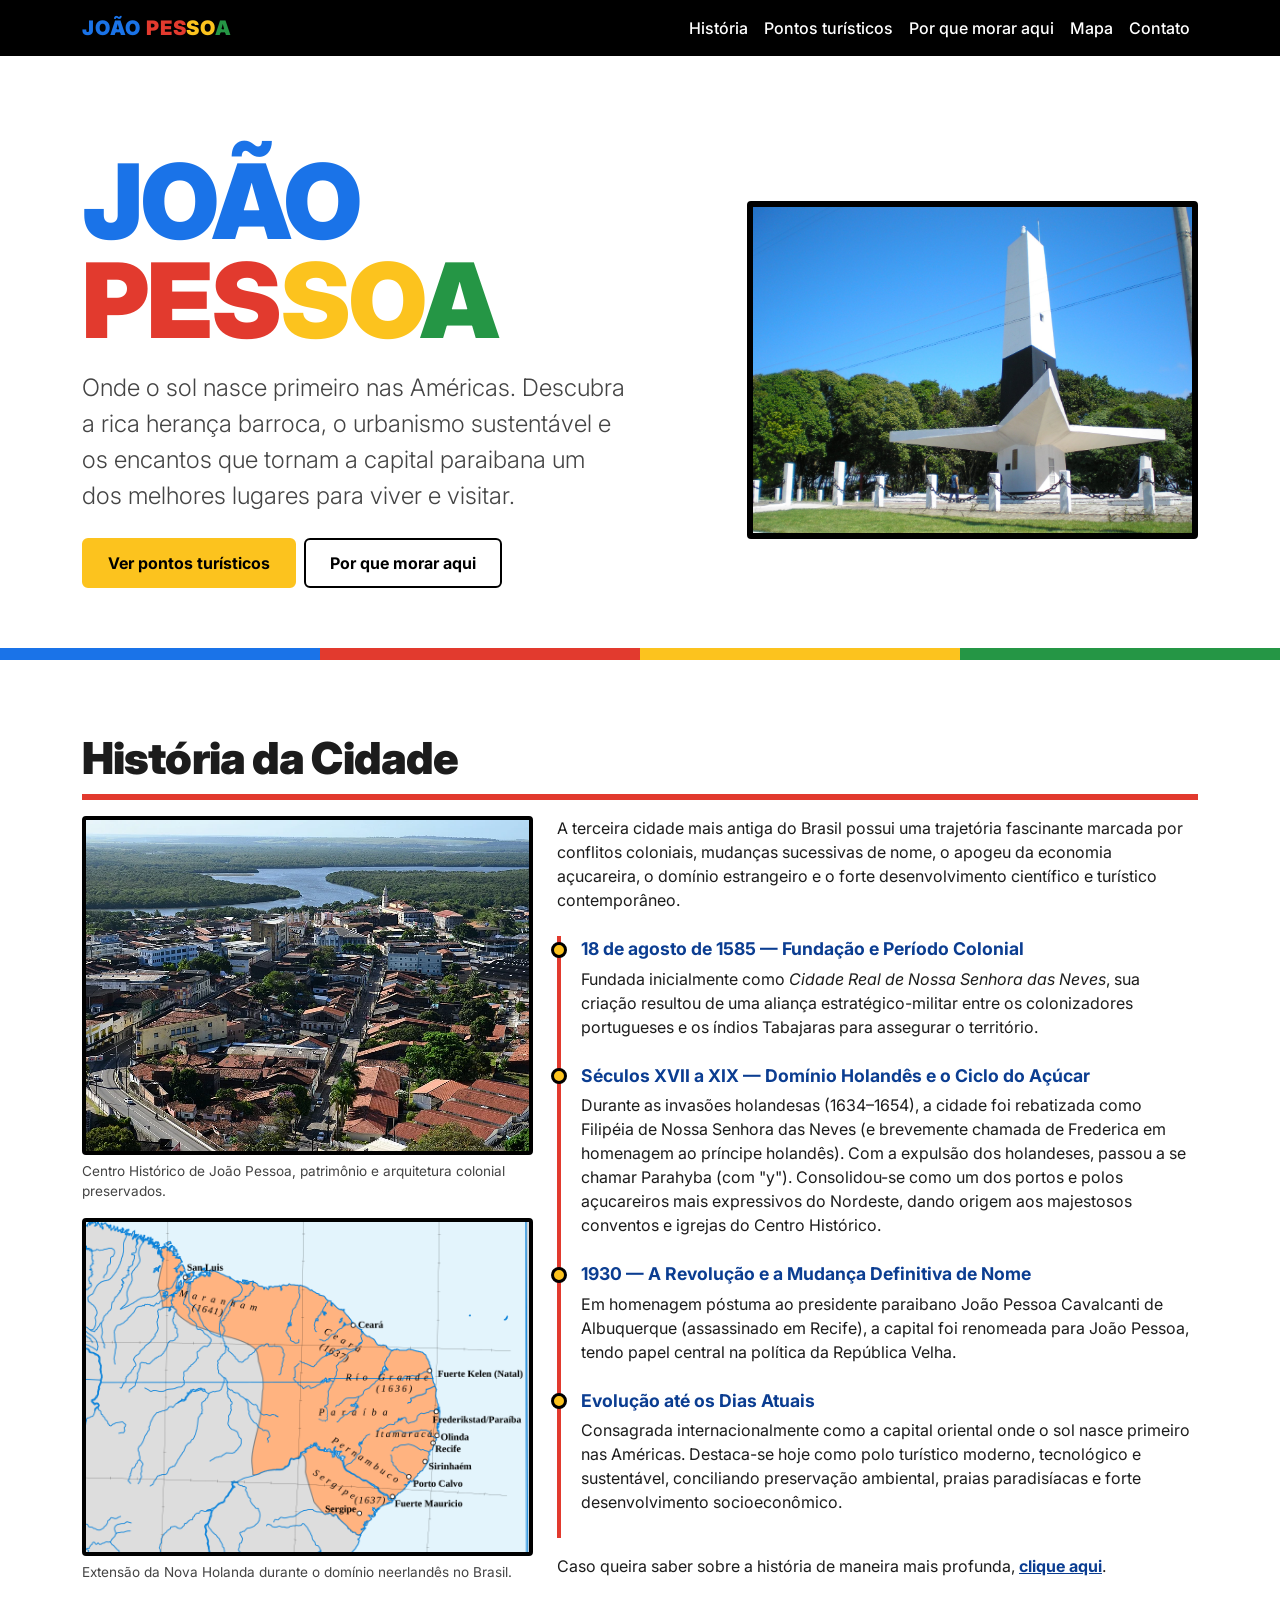
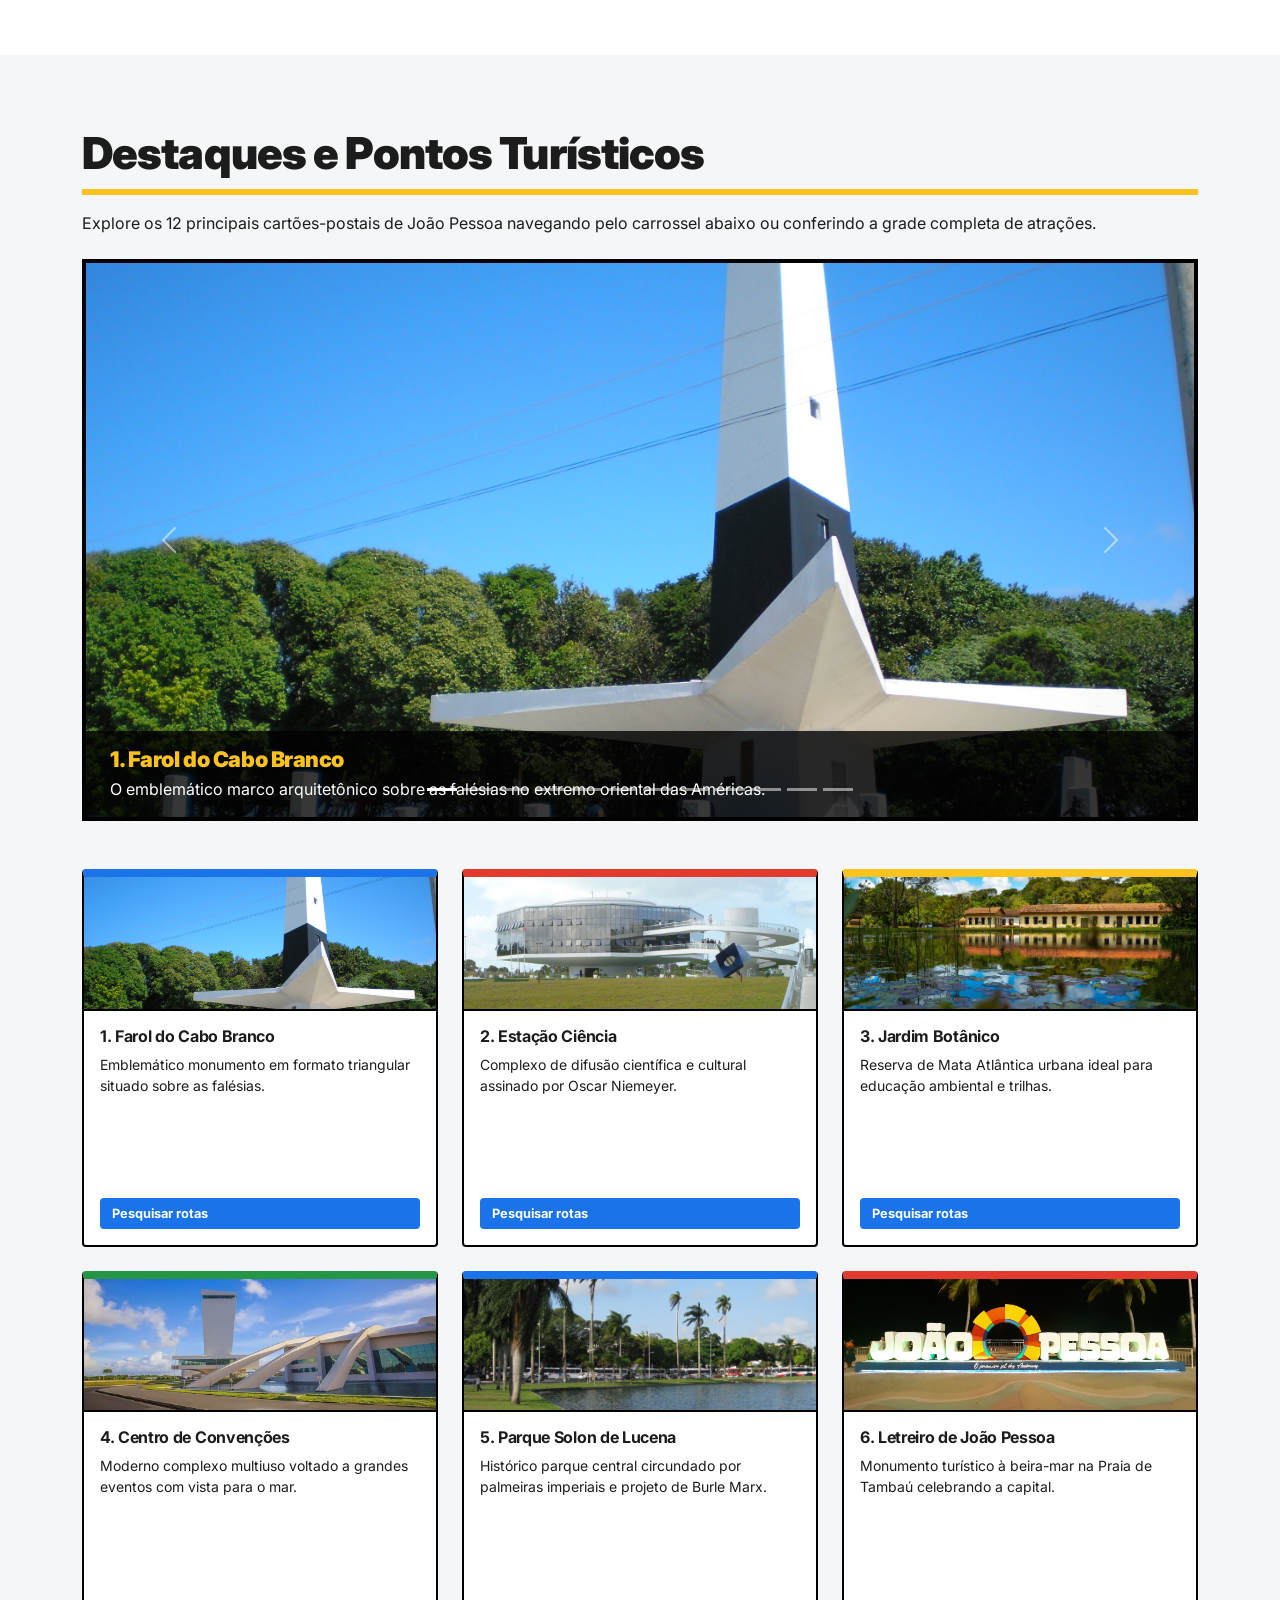
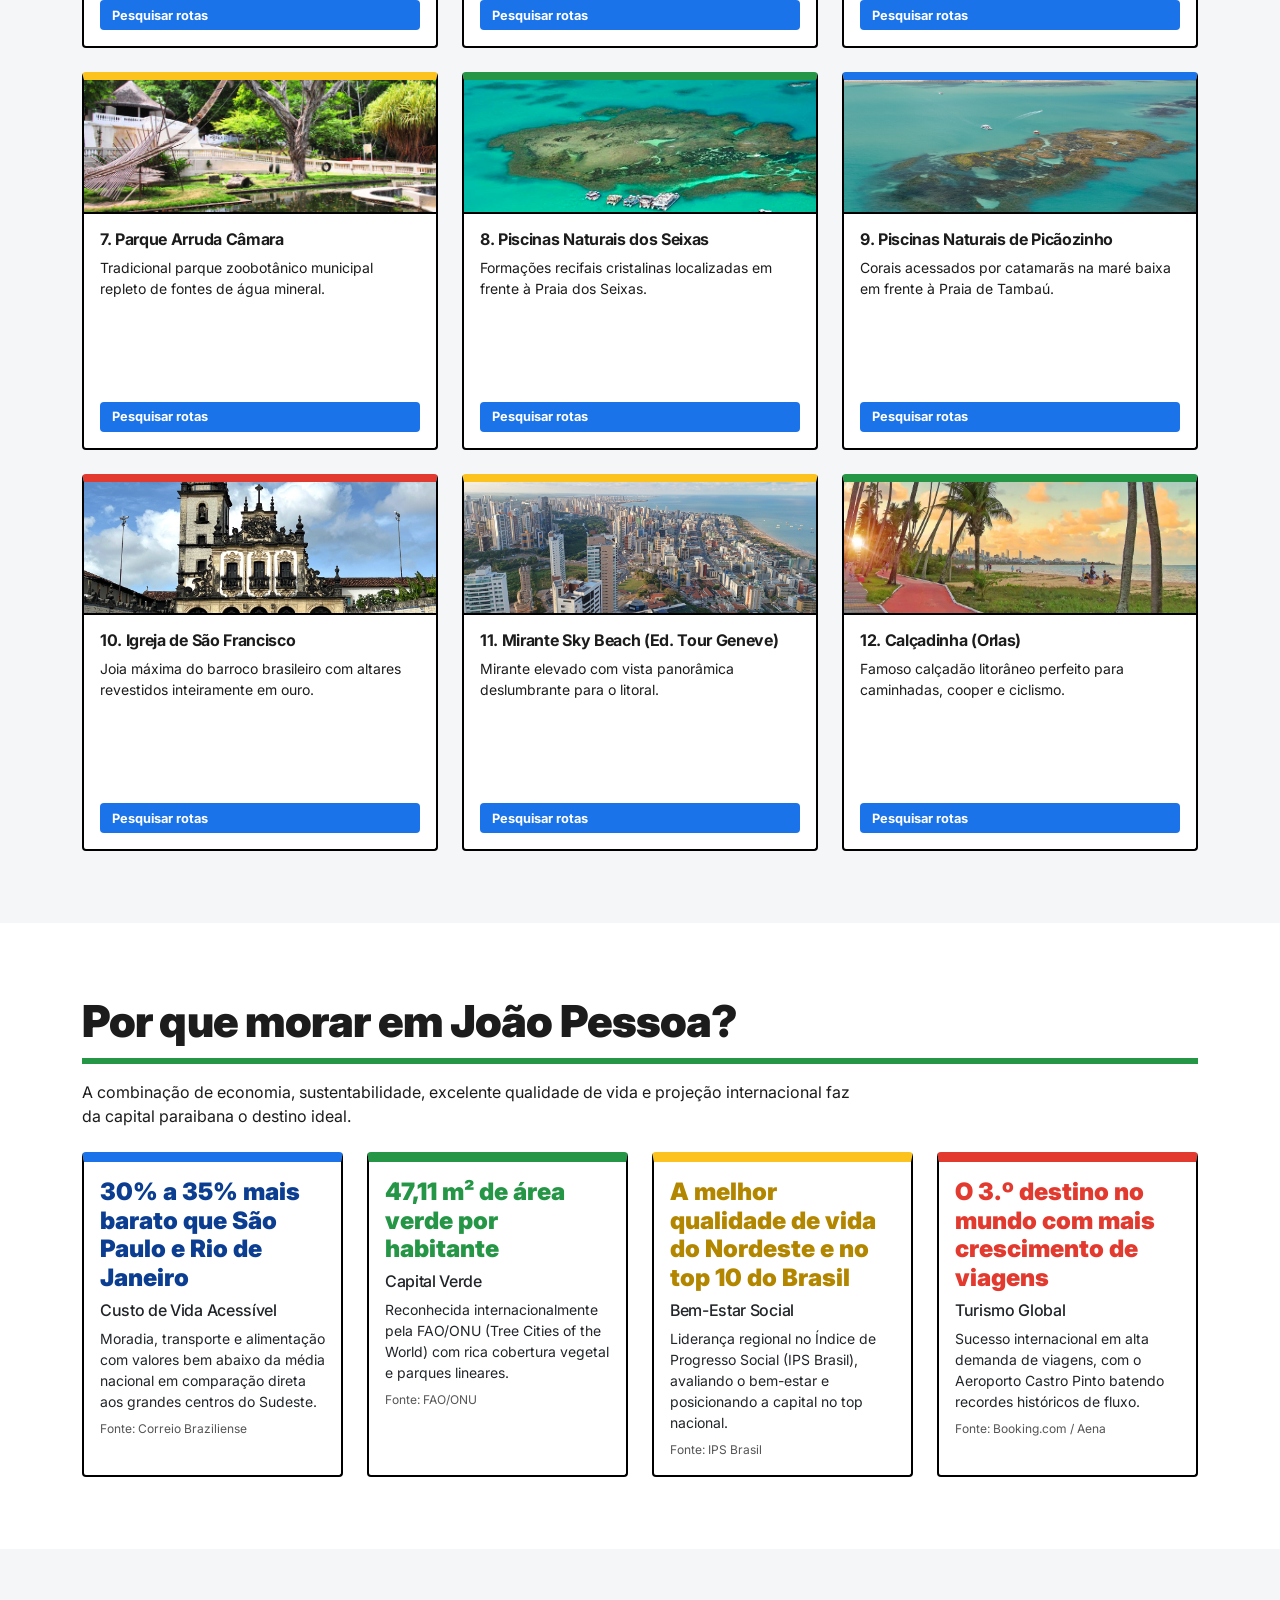
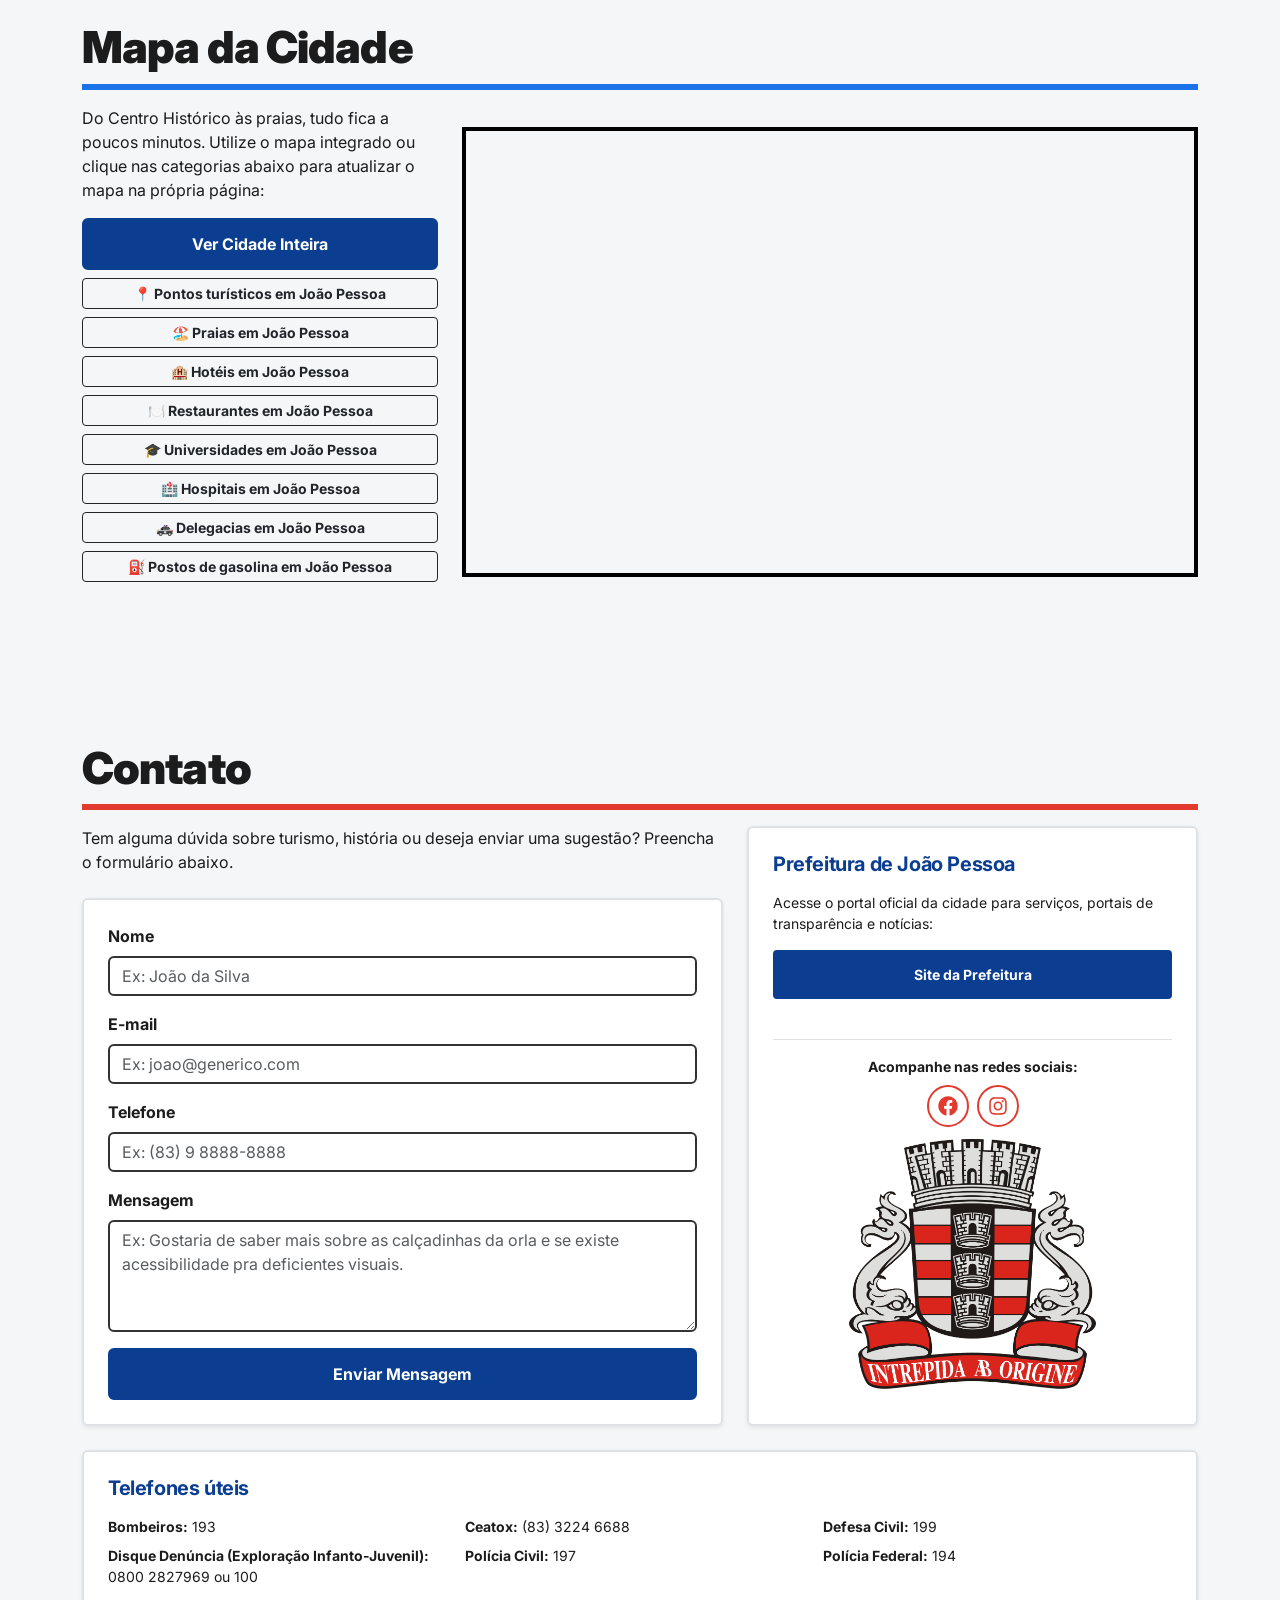
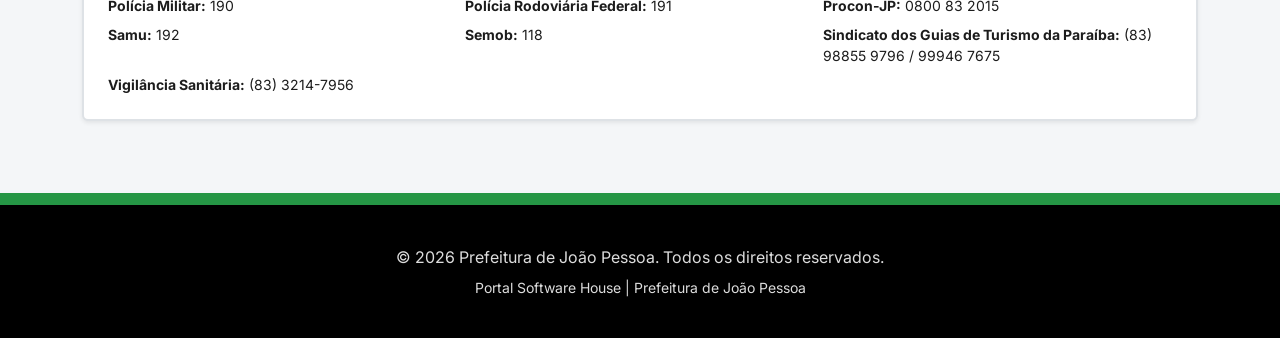
<file: projeto-integrador/index.html>
<!DOCTYPE html>
<html lang="pt-BR">
<head>
<meta charset="UTF-8">
<meta name="viewport" content="width=device-width, initial-scale=1">
<title>João Pessoa | Conheça a cidade onde o sol nasce primeiro</title>
<meta name="description" content="Guia completo sobre a história, os 12 principais pontos turísticos com fotos, sustentabilidade e qualidade de vida em João Pessoa, Paraíba.">
<link rel="preconnect" href="https://fonts.googleapis.com">
<link rel="preconnect" href="https://fonts.gstatic.com" crossorigin>
<link href="https://fonts.googleapis.com/css2?family=Inter:wght@400;500;700;900&display=swap" rel="stylesheet">
<link href="https://cdn.jsdelivr.net/npm/bootstrap@5.3.3/dist/css/bootstrap.min.css" rel="stylesheet">
<link href="css/style.css" rel="stylesheet">
</head>
<body>
<a class="skip-link" href="#conteudo">Ir para o conteúdo</a>

<!-- NAVBAR -->
<nav class="navbar navbar-expand-lg navbar-dark sticky-top" aria-label="Navegação principal">
  <div class="container">
    <a class="navbar-brand" href="#inicio" aria-label="João Pessoa – início">
      <span class="a">JOÃO</span> <span class="v">PES</span><span class="y">SO</span><span class="g">A</span>
    </a>
    <button class="navbar-toggler" type="button" data-bs-toggle="collapse" data-bs-target="#menu" aria-controls="menu" aria-expanded="false" aria-label="Abrir menu">
      <span class="navbar-toggler-icon"></span>
    </button>
    <div class="collapse navbar-collapse" id="menu">
      <ul class="navbar-nav ms-auto">
        <li class="nav-item"><a class="nav-link" href="#historia">História</a></li>
        <li class="nav-item"><a class="nav-link" href="#destaques">Pontos turísticos</a></li>
        <li class="nav-item"><a class="nav-link" href="#morar">Por que morar aqui</a></li>
        <li class="nav-item"><a class="nav-link" href="#mapa">Mapa</a></li>
        <li class="nav-item"><a class="nav-link" href="#contato">Contato</a></li>
      </ul>
    </div>
  </div>
</nav>

<main id="conteudo">
<!-- HERO -->
<header class="hero" id="inicio">
  <div class="container">
    <div class="row align-items-center g-4">
      <div class="col-lg-7">
        <h1><span class="a">JOÃO</span><br><span class="v">PES</span><span class="y">SO</span><span class="g">A</span></h1>
        <p class="lead fs-4">Onde o sol nasce primeiro nas Américas. Descubra a rica herança barroca, o urbanismo sustentável e os encantos que tornam a capital paraibana um dos melhores lugares para viver e visitar.</p>
        <div class="d-flex flex-wrap gap-2 mt-4">
          <a href="#destaques" class="btn btn-jp">Ver pontos turísticos</a>
          <a href="#morar" class="btn btn-jp-outline">Por que morar aqui</a>
        </div>
      </div>
      <div class="col-lg-5">
        <div class="hero-fig"><img src="images/01-farol-cabo-branco.jpg" alt="Farol do Cabo Branco em João Pessoa" data-fallback></div>
      </div>
    </div>
  </div>
</header>

<!-- HISTÓRIA -->
<section id="historia" aria-labelledby="t-historia">
  <div class="container">
    <h2 class="sec-titulo" id="t-historia">História da Cidade</h2>
    <div class="row g-4 align-items-start">
      <div class="col-md-5">
        <figure class="mb-3">
          <div class="fig"><img src="images/centro-historico.png" alt="Centro Histórico de João Pessoa" data-fallback></div>
          <figcaption>Centro Histórico de João Pessoa, patrimônio e arquitetura colonial preservados.</figcaption>
        </figure>
        <figure class="mb-0">
          <div class="fig"><img src="images/mapa-nova-holanda.png" alt="Mapa da Nova Holanda" data-fallback></div>
          <figcaption>Extensão da Nova Holanda durante o domínio neerlandês no Brasil.</figcaption>
        </figure>
      </div>
      <div class="col-md-7">
        <p>A terceira cidade mais antiga do Brasil possui uma trajetória fascinante marcada por conflitos coloniais, mudanças sucessivas de nome, o apogeu da economia açucareira, o domínio estrangeiro e o forte desenvolvimento científico e turístico contemporâneo.</p>
        <ol class="tempo">
          <li>
            <strong>18 de agosto de 1585 — Fundação e Período Colonial</strong>
            Fundada inicialmente como <em>Cidade Real de Nossa Senhora das Neves</em>, sua criação resultou de uma aliança estratégico-militar entre os colonizadores portugueses e os índios Tabajaras para assegurar o território.
          </li>
          <li>
            <strong>Séculos XVII a XIX — Domínio Holandês e o Ciclo do Açúcar</strong>
            Durante as invasões holandesas (1634–1654), a cidade foi rebatizada como Filipéia de Nossa Senhora das Neves (e brevemente chamada de Frederica em homenagem ao príncipe holandês). Com a expulsão dos holandeses, passou a se chamar Parahyba (com "y"). Consolidou-se como um dos portos e polos açucareiros mais expressivos do Nordeste, dando origem aos majestosos conventos e igrejas do Centro Histórico.
          </li>
          <li>
            <strong>1930 — A Revolução e a Mudança Definitiva de Nome</strong>
            Em homenagem póstuma ao presidente paraibano João Pessoa Cavalcanti de Albuquerque (assassinado em Recife), a capital foi renomeada para João Pessoa, tendo papel central na política da República Velha.
          </li>
          <li>
            <strong>Evolução até os Dias Atuais</strong>
            Consagrada internacionalmente como a capital oriental onde o sol nasce primeiro nas Américas. Destaca-se hoje como polo turístico moderno, tecnológico e sustentável, conciliando preservação ambiental, praias paradisíacas e forte desenvolvimento socioeconômico.
          </li>
        </ol>
        <p class="mt-3 mb-0">Caso queira saber sobre a história de maneira mais profunda, <a href="https://www.memoriajoaopessoa.com.br/" target="_blank" rel="noopener" class="fw-bold">clique aqui</a>.</p>
      </div>
    </div>
  </div>
</section>

<!-- DESTAQUES & CARROSSEL DOS 12 PONTOS -->
<section id="destaques" aria-labelledby="t-destaques" style="background:var(--jp-cinza)">
  <div class="container">
    <h2 class="sec-titulo" id="t-destaques">Destaques e Pontos Turísticos</h2>
    <p class="mb-4">Explore os 12 principais cartões-postais de João Pessoa navegando pelo carrossel abaixo ou conferindo a grade completa de atrações.</p>
    
    <!-- Carrossel com os 12 Pontos Turísticos -->
    <div id="carrosselPontos" class="carousel slide mb-5" data-bs-ride="carousel" data-bs-interval="5000" aria-label="Carrossel de pontos turísticos">
      <div class="carousel-indicators">
        <button type="button" data-bs-target="#carrosselPontos" data-bs-slide-to="0" class="active" aria-current="true" aria-label="Slide 1"></button>
        <button type="button" data-bs-target="#carrosselPontos" data-bs-slide-to="1" aria-label="Slide 2"></button>
        <button type="button" data-bs-target="#carrosselPontos" data-bs-slide-to="2" aria-label="Slide 3"></button>
        <button type="button" data-bs-target="#carrosselPontos" data-bs-slide-to="3" aria-label="Slide 4"></button>
        <button type="button" data-bs-target="#carrosselPontos" data-bs-slide-to="4" aria-label="Slide 5"></button>
        <button type="button" data-bs-target="#carrosselPontos" data-bs-slide-to="5" aria-label="Slide 6"></button>
        <button type="button" data-bs-target="#carrosselPontos" data-bs-slide-to="6" aria-label="Slide 7"></button>
        <button type="button" data-bs-target="#carrosselPontos" data-bs-slide-to="7" aria-label="Slide 8"></button>
        <button type="button" data-bs-target="#carrosselPontos" data-bs-slide-to="8" aria-label="Slide 9"></button>
        <button type="button" data-bs-target="#carrosselPontos" data-bs-slide-to="9" aria-label="Slide 10"></button>
        <button type="button" data-bs-target="#carrosselPontos" data-bs-slide-to="10" aria-label="Slide 11"></button>
        <button type="button" data-bs-target="#carrosselPontos" data-bs-slide-to="11" aria-label="Slide 12"></button>
      </div>
      <div class="carousel-inner">
        <div class="carousel-item active">
          <div class="slide"><img src="images/01-farol-cabo-branco.jpg" alt="1. Farol do Cabo Branco" data-fallback></div>
          <div class="carousel-caption"><h3>1. Farol do Cabo Branco</h3><p>O emblemático marco arquitetônico sobre as falésias no extremo oriental das Américas.</p></div>
        </div>
        <div class="carousel-item">
          <div class="slide"><img src="images/02-estacao-ciencia.jpg" alt="2. Estação Ciência" data-fallback></div>
          <div class="carousel-caption"><h3>2. Estação Ciência (Cabo Branco)</h3><p>Complexo cultural e científico projetado por Oscar Niemeyer com mirantes panorâmicos.</p></div>
        </div>
        <div class="carousel-item">
          <div class="slide"><img src="images/03-jardim-botanico.jpg" alt="3. Jardim Botânico" data-fallback></div>
          <div class="carousel-caption"><h3>3. Jardim Botânico Benjamim Maranhão</h3><p>Ampla reserva de Mata Atlântica urbana com trilhas e rica biodiversidade.</p></div>
        </div>
        <div class="carousel-item">
          <div class="slide"><img src="images/04-centro-convencoes.jpg" alt="4. Centro de Convenções" data-fallback></div>
          <div class="carousel-caption"><h3>4. Centro de Convenções</h3><p>Moderno complexo multiuso voltado a grandes eventos com vista para o oceano.</p></div>
        </div>
        <div class="carousel-item">
          <div class="slide"><img src="images/05-parque-solon-lucena.jpg" alt="5. Parque Solon de Lucena" data-fallback></div>
          <div class="carousel-caption"><h3>5. Parque Solon de Lucena</h3><p>Histórico parque central circundado por palmeiras imperiais e projeto de Burle Marx.</p></div>
        </div>
        <div class="carousel-item">
          <div class="slide"><img src="images/06-letreiro-tambau.jpg" alt="6. Letreiro de João Pessoa" data-fallback></div>
          <div class="carousel-caption"><h3>6. Letreiro de João Pessoa</h3><p>Monumento turístico colorido à beira-mar na Praia de Tambaú celebrando a capital.</p></div>
        </div>
        <div class="carousel-item">
          <div class="slide"><img src="images/07-parque-arruda-camara.jpg" alt="7. Parque Arruda Câmara" data-fallback></div>
          <div class="carousel-caption"><h3>7. Parque Arruda Câmara (Bica)</h3><p>Tradicional parque zoobotânico municipal repleto de fontes de água mineral.</p></div>
        </div>
        <div class="carousel-item">
          <div class="slide"><img src="images/08-piscinas-seixas.png" alt="8. Piscinas Naturais dos Seixas" data-fallback></div>
          <div class="carousel-caption"><h3>8. Piscinas Naturais dos Seixas</h3><p>Formações recifais cristalinas perfeitas para mergulhos de superfície.</p></div>
        </div>
        <div class="carousel-item">
          <div class="slide"><img src="images/09-piscinas-picaozinho.jpg" alt="9. Piscinas Naturais de Picãozinho" data-fallback></div>
          <div class="carousel-caption"><h3>9. Piscinas Naturais de Picãozinho</h3><p>Belíssimos corais acessados por catamarãs na maré baixa em frente a Tambaú.</p></div>
        </div>
        <div class="carousel-item">
          <div class="slide"><img src="images/10-igreja-sao-francisco.jpg" alt="10. Igreja de São Francisco" data-fallback></div>
          <div class="carousel-caption"><h3>10. Igreja de São Francisco</h3><p>Magnífico conjunto barroco de arquitetura sacra com rica talha em ouro.</p></div>
        </div>
        <div class="carousel-item">
          <div class="slide"><img src="images/11-mirante-sky-beach.jpg" alt="11. Mirante Sky Beach" data-fallback></div>
          <div class="carousel-caption"><h3>11. Mirante Sky Beach (Edifício Tour Geneve)</h3><p>Contemplativo mirante elevado com vista panorâmica espetacular para o oceano e a cidade.</p></div>
        </div>
        <div class="carousel-item">
          <div class="slide"><img src="images/12-calcadinha-orla.png" alt="12. Calçadinha" data-fallback></div>
          <div class="carousel-caption"><h3>12. Calçadinha (Orlas de Tambaú e Cabo Branco)</h3><p>O tradicional calçadão litorâneo perfeito para caminhadas e contemplação do mar.</p></div>
        </div>
      </div>
      <button class="carousel-control-prev" type="button" data-bs-target="#carrosselPontos" data-bs-slide="prev"><span class="carousel-control-prev-icon" aria-hidden="true"></span><span class="visually-hidden">Anterior</span></button>
      <button class="carousel-control-next" type="button" data-bs-target="#carrosselPontos" data-bs-slide="next"><span class="carousel-control-next-icon" aria-hidden="true"></span><span class="visually-hidden">Próximo</span></button>
    </div>
    
    <!-- Grade com os 12 Pontos Turísticos -->
    <div class="row g-4">
      <div class="col-md-6 col-lg-4"><article class="card-ponto c-azul"><div class="card-ponto-img"><img src="images/01-farol-cabo-branco.jpg" alt="Farol" data-fallback></div><div class="p-3 d-flex flex-column h-100"><h3 class="h6 fw-bold">1. Farol do Cabo Branco</h3><p class="small mb-2 flex-grow-1">Emblemático monumento em formato triangular situado sobre as falésias.</p><a href="https://www.google.com/maps/search/?api=1&query=Farol+do+Cabo+Branco+Joao+Pessoa" target="_blank" rel="noopener" class="btn-rota">Pesquisar rotas</a></div></article></div>
      <div class="col-md-6 col-lg-4"><article class="card-ponto c-vermelho"><div class="card-ponto-img"><img src="images/02-estacao-ciencia.jpg" alt="Estação" data-fallback></div><div class="p-3 d-flex flex-column h-100"><h3 class="h6 fw-bold">2. Estação Ciência</h3><p class="small mb-2 flex-grow-1">Complexo de difusão científica e cultural assinado por Oscar Niemeyer.</p><a href="https://www.google.com/maps/search/?api=1&query=Estacao+Cabo+Branco+Ciencia+Cultura+Joao+Pessoa" target="_blank" rel="noopener" class="btn-rota">Pesquisar rotas</a></div></article></div>
      <div class="col-md-6 col-lg-4"><article class="card-ponto c-amarelo"><div class="card-ponto-img"><img src="images/03-jardim-botanico.jpg" alt="Jardim" data-fallback></div><div class="p-3 d-flex flex-column h-100"><h3 class="h6 fw-bold">3. Jardim Botânico</h3><p class="small mb-2 flex-grow-1">Reserva de Mata Atlântica urbana ideal para educação ambiental e trilhas.</p><a href="https://www.google.com/maps/search/?api=1&query=Jardim+Botanico+Benjamim+Maranhao+Joao+Pessoa" target="_blank" rel="noopener" class="btn-rota">Pesquisar rotas</a></div></article></div>
      <div class="col-md-6 col-lg-4"><article class="card-ponto c-verde"><div class="card-ponto-img"><img src="images/04-centro-convencoes.jpg" alt="Centro" data-fallback></div><div class="p-3 d-flex flex-column h-100"><h3 class="h6 fw-bold">4. Centro de Convenções</h3><p class="small mb-2 flex-grow-1">Moderno complexo multiuso voltado a grandes eventos com vista para o mar.</p><a href="https://www.google.com/maps/search/?api=1&query=Centro+de+Convencoes+Joao+Pessoa" target="_blank" rel="noopener" class="btn-rota">Pesquisar rotas</a></div></article></div>
      <div class="col-md-6 col-lg-4"><article class="card-ponto c-azul"><div class="card-ponto-img"><img src="images/05-parque-solon-lucena.jpg" alt="Parque" data-fallback></div><div class="p-3 d-flex flex-column h-100"><h3 class="h6 fw-bold">5. Parque Solon de Lucena</h3><p class="small mb-2 flex-grow-1">Histórico parque central circundado por palmeiras imperiais e projeto de Burle Marx.</p><a href="https://www.google.com/maps/search/?api=1&query=Parque+Solon+de+Lucena+Joao+Pessoa" target="_blank" rel="noopener" class="btn-rota">Pesquisar rotas</a></div></article></div>
      <div class="col-md-6 col-lg-4"><article class="card-ponto c-vermelho"><div class="card-ponto-img"><img src="images/06-letreiro-tambau.jpg" alt="Letreiro" data-fallback></div><div class="p-3 d-flex flex-column h-100"><h3 class="h6 fw-bold">6. Letreiro de João Pessoa</h3><p class="small mb-2 flex-grow-1">Monumento turístico à beira-mar na Praia de Tambaú celebrando a capital.</p><a href="https://www.google.com/maps/search/?api=1&query=Letreiro+de+Tambau+Joao+Pessoa" target="_blank" rel="noopener" class="btn-rota">Pesquisar rotas</a></div></article></div>
      <div class="col-md-6 col-lg-4"><article class="card-ponto c-amarelo"><div class="card-ponto-img"><img src="images/07-parque-arruda-camara.jpg" alt="Bica" data-fallback></div><div class="p-3 d-flex flex-column h-100"><h3 class="h6 fw-bold">7. Parque Arruda Câmara</h3><p class="small mb-2 flex-grow-1">Tradicional parque zoobotânico municipal repleto de fontes de água mineral.</p><a href="https://www.google.com/maps/search/?api=1&query=Parque+Arruda+Camara+Bica+Joao+Pessoa" target="_blank" rel="noopener" class="btn-rota">Pesquisar rotas</a></div></article></div>
      <div class="col-md-6 col-lg-4"><article class="card-ponto c-verde"><div class="card-ponto-img"><img src="images/08-piscinas-seixas.png" alt="Seixas" data-fallback></div><div class="p-3 d-flex flex-column h-100"><h3 class="h6 fw-bold">8. Piscinas Naturais dos Seixas</h3><p class="small mb-2 flex-grow-1">Formações recifais cristalinas localizadas em frente à Praia dos Seixas.</p><a href="https://www.google.com/maps/search/?api=1&query=Piscinas+Naturais+dos+Seixas+Joao+Pessoa" target="_blank" rel="noopener" class="btn-rota">Pesquisar rotas</a></div></article></div>
      <div class="col-md-6 col-lg-4"><article class="card-ponto c-azul"><div class="card-ponto-img"><img src="images/09-piscinas-picaozinho.jpg" alt="Picãozinho" data-fallback></div><div class="p-3 d-flex flex-column h-100"><h3 class="h6 fw-bold">9. Piscinas Naturais de Picãozinho</h3><p class="small mb-2 flex-grow-1">Corais acessados por catamarãs na maré baixa em frente à Praia de Tambaú.</p><a href="https://www.google.com/maps/search/?api=1&query=Piscinas+Naturais+de+Picaozinho+Joao+Pessoa" target="_blank" rel="noopener" class="btn-rota">Pesquisar rotas</a></div></article></div>
      <div class="col-md-6 col-lg-4"><article class="card-ponto c-vermelho"><div class="card-ponto-img"><img src="images/10-igreja-sao-francisco.jpg" alt="Igreja" data-fallback></div><div class="p-3 d-flex flex-column h-100"><h3 class="h6 fw-bold">10. Igreja de São Francisco</h3><p class="small mb-2 flex-grow-1">Joia máxima do barroco brasileiro com altares revestidos inteiramente em ouro.</p><a href="https://www.google.com/maps/search/?api=1&query=Centro+Cultural+Sao+Francisco+Joao+Pessoa" target="_blank" rel="noopener" class="btn-rota">Pesquisar rotas</a></div></article></div>
      <div class="col-md-6 col-lg-4"><article class="card-ponto c-amarelo"><div class="card-ponto-img"><img src="images/11-mirante-sky-beach.jpg" alt="Mirante Sky Beach" data-fallback></div><div class="p-3 d-flex flex-column h-100"><h3 class="h6 fw-bold">11. Mirante Sky Beach (Ed. Tour Geneve)</h3><p class="small mb-2 flex-grow-1">Mirante elevado com vista panorâmica deslumbrante para o litoral.</p><a href="https://www.google.com/maps/search/?api=1&query=Edificio+Tour+Geneve+Joao+Pessoa" target="_blank" rel="noopener" class="btn-rota">Pesquisar rotas</a></div></article></div>
      <div class="col-md-6 col-lg-4"><article class="card-ponto c-verde"><div class="card-ponto-img"><img src="images/12-calcadinha-orla.png" alt="Calçadinha" data-fallback></div><div class="p-3 d-flex flex-column h-100"><h3 class="h6 fw-bold">12. Calçadinha (Orlas)</h3><p class="small mb-2 flex-grow-1">Famoso calçadão litorâneo perfeito para caminhadas, cooper e ciclismo.</p><a href="https://www.google.com/maps/search/?api=1&query=Orla+de+Tambau+Cabo+Branco+Joao+Pessoa" target="_blank" rel="noopener" class="btn-rota">Pesquisar rotas</a></div></article></div>
    </div>
  </div>
</section>

<!-- POR QUE MORAR AQUI -->
<section id="morar" aria-labelledby="t-morar">
  <div class="container">
    <h2 class="sec-titulo" id="t-morar">Por que morar em João Pessoa?</h2>
    <p class="mb-4" style="max-width:48rem">A combinação de economia, sustentabilidade, excelente qualidade de vida e projeção internacional faz da capital paraibana o destino ideal.</p>
    <div class="row g-4">
      <div class="col-md-6 col-lg-3"><article class="card c-azul"><div class="card-body">
        <div class="card-num" style="color:var(--jp-azul-escuro)">30% a 35% mais barato que São Paulo e Rio de Janeiro</div><h3 class="h6 mt-2">Custo de Vida Acessível</h3>
        <p class="mb-1 small">Moradia, transporte e alimentação com valores bem abaixo da média nacional em comparação direta aos grandes centros do Sudeste.</p><span class="fonte">Fonte: Correio Braziliense</span></div></article></div>
      <div class="col-md-6 col-lg-3"><article class="card c-verde"><div class="card-body">
        <div class="card-num" style="color:var(--jp-verde)">47,11 m² de área verde por habitante</div><h3 class="h6 mt-2">Capital Verde</h3>
        <p class="mb-1 small">Reconhecida internacionalmente pela FAO/ONU (Tree Cities of the World) com rica cobertura vegetal e parques lineares.</p><span class="fonte">Fonte: FAO/ONU</span></div></article></div>
      <div class="col-md-6 col-lg-3"><article class="card c-amarelo"><div class="card-body">
        <div class="card-num" style="color:#b38600">A melhor qualidade de vida do Nordeste e no top 10 do Brasil</div><h3 class="h6 mt-2">Bem-Estar Social</h3>
        <p class="mb-1 small">Liderança regional no Índice de Progresso Social (IPS Brasil), avaliando o bem-estar e posicionando a capital no top nacional.</p><span class="fonte">Fonte: IPS Brasil</span></div></article></div>
      <div class="col-md-6 col-lg-3"><article class="card c-vermelho"><div class="card-body">
        <div class="card-num" style="color:var(--jp-vermelho)">O 3.º destino no mundo com mais crescimento de viagens</div><h3 class="h6 mt-2">Turismo Global</h3>
        <p class="mb-1 small">Sucesso internacional em alta demanda de viagens, com o Aeroporto Castro Pinto batendo recordes históricos de fluxo.</p><span class="fonte">Fonte: Booking.com / Aena</span></div></article></div>
    </div>
  </div>
</section>

<!-- MAPA -->
<section id="mapa" aria-labelledby="t-mapa" style="background:var(--jp-cinza)">
  <div class="container">
    <h2 class="sec-titulo" id="t-mapa">Mapa da Cidade</h2>
    <div class="row g-4 align-items-center">
      <div class="col-lg-4">
        <p>Do Centro Histórico às praias, tudo fica a poucos minutos. Utilize o mapa integrado ou clique nas categorias abaixo para atualizar o mapa na própria página:</p>
        <div class="d-grid gap-2 mb-3">
          <button type="button" class="btn btn-azul btn-mapa" data-query="João Pessoa, PB">Ver Cidade Inteira</button>
          <button type="button" class="btn btn-outline-dark btn-sm fw-bold btn-mapa" data-query="pontos turísticos em João Pessoa PB">📍 Pontos turísticos em João Pessoa</button>
          <!-- ATUALIZADO AQUI: A query agora aponta para a orla de João Pessoa -->
          <button type="button" class="btn btn-outline-dark btn-sm fw-bold btn-mapa" data-query="orla de João Pessoa Paraíba">🏖️ Praias em João Pessoa</button>
          <button type="button" class="btn btn-outline-dark btn-sm fw-bold btn-mapa" data-query="hotéis em João Pessoa Paraíba">🏨 Hotéis em João Pessoa</button>
          <button type="button" class="btn btn-outline-dark btn-sm fw-bold btn-mapa" data-query="restaurantes em João Pessoa Paraíba">🍽️ Restaurantes em João Pessoa</button>
          <button type="button" class="btn btn-outline-dark btn-sm fw-bold btn-mapa" data-query="universidades em João Pessoa Paraíba">🎓 Universidades em João Pessoa</button>
          <button type="button" class="btn btn-outline-dark btn-sm fw-bold btn-mapa" data-query="hospitais em João Pessoa Paraíba">🏥 Hospitais em João Pessoa</button>
          <button type="button" class="btn btn-outline-dark btn-sm fw-bold btn-mapa" data-query="delegacias em João Pessoa Paraíba">🚓 Delegacias em João Pessoa</button>
          <button type="button" class="btn btn-outline-dark btn-sm fw-bold btn-mapa" data-query="postos de gasolina em João Pessoa Paraíba">⛽ Postos de gasolina em João Pessoa</button>
        </div>
      </div>
      <div class="col-lg-8">
        <div class="mapa-wrap">
          <iframe id="mapaIframe" title="Mapa de João Pessoa, Paraíba" width="100%" height="100%" style="border:0;" loading="lazy" referrerpolicy="no-referrer-when-downgrade"
            src="https://www.google.com/maps?q=João+Pessoa,+PB&output=embed"></iframe>
        </div>
      </div>
    </div>
  </div>
</section>

<!-- CONTATO -->
<section id="contato" aria-labelledby="t-contato">
  <div class="container">
    <h2 class="sec-titulo" id="t-contato">Contato</h2>
    <div class="row g-4">
      <div class="col-lg-7">
        <p class="mb-4">Tem alguma dúvida sobre turismo, história ou deseja enviar uma sugestão? Preencha o formulário abaixo.</p>
        
        <!-- Formulário integrado e preparado para o Netlify -->
        <form class="bg-white p-4 border border-2 rounded shadow-sm" name="contato-turismo" method="POST" action="/pages/obrigado.html" data-netlify="true" data-netlify-honeypot="website" novalidate>
          <input type="hidden" name="form-name" value="contato-turismo">
          
          <div class="mb-3">
            <label for="nome" class="form-label">Nome</label>
            <input type="text" class="form-control" id="nome" name="nome" placeholder="Ex: João da Silva" required>
          </div>
          <div class="mb-3">
            <label for="email" class="form-label">E-mail</label>
            <input type="email" class="form-control" id="email" name="email" placeholder="Ex: joao@generico.com" required>
          </div>
          <div class="mb-3">
            <label for="telefone" class="form-label">Telefone</label>
            <input type="tel" class="form-control" id="telefone" name="telefone" placeholder="Ex: (83) 9 8888-8888" maxlength="16" required>
          </div>
          <div class="mb-3">
            <label for="mensagem" class="form-label">Mensagem</label>
            <textarea class="form-control" id="mensagem" name="mensagem" rows="4" placeholder="Ex: Gostaria de saber mais sobre as calçadinhas da orla e se existe acessibilidade pra deficientes visuais." required></textarea>
          </div>
          
          <!-- Campo anti-spam oculta (Honeypot) -->
          <div class="hp" aria-hidden="true">
            <label for="website">Website</label>
            <input type="text" id="website" name="website" tabindex="-1" autocomplete="off">
          </div>
          
          <button type="submit" class="btn btn-azul w-100">Enviar Mensagem</button>
        </form>
      </div>
      <div class="col-lg-5">
        <div class="bg-white p-4 border border-2 rounded shadow-sm h-100 d-flex flex-column justify-content-between">
          <div>
            <h3 class="h5 fw-bold mb-3" style="color:var(--jp-azul-escuro)">Prefeitura de João Pessoa</h3>
            <p class="small mb-3">Acesse o portal oficial da cidade para serviços, portais de transparência e notícias:</p>
            <a href="https://www.joaopessoa.pb.gov.br/" target="_blank" rel="noopener" class="btn btn-azul btn-sm w-100 mb-3">Site da Prefeitura</a>
            
            <!-- Redes Sociais com ícones SVG centralizados e vermelhos -->
            <div class="mt-4 pt-3 border-top text-center">
              <p class="small fw-bold mb-2">Acompanhe nas redes sociais:</p>
              <div class="social-links d-flex justify-content-center gap-2">
                <!-- Facebook -->
                <a href="https://www.facebook.com/PrefeituraDeJoaoPessoa/" target="_blank" rel="noopener" aria-label="Facebook da Prefeitura de João Pessoa">
                  <svg xmlns="http://www.w3.org/2000/svg" viewBox="0 0 512 512"><path d="M504 256C504 119 393 8 256 8S8 119 8 256c0 123.78 90.69 226.38 209.25 245V327.69h-63V256h63v-54.64c0-62.15 37-96.48 93.67-96.48 27.14 0 55.52 4.84 55.52 4.84v61h-31.28c-30.8 0-40.41 19.12-40.41 38.73V256h68.78l-11 71.69h-57.78V501C413.31 482.38 504 379.78 504 256z"/></svg>
                </a>
                <!-- Instagram -->
                <a href="https://www.instagram.com/prefjoaopessoa" target="_blank" rel="noopener" aria-label="Instagram da Prefeitura de João Pessoa">
                  <svg xmlns="http://www.w3.org/2000/svg" viewBox="0 0 448 512"><path d="M224.1 141c-63.6 0-114.9 51.3-114.9 114.9s51.3 114.9 114.9 114.9S339 319.5 339 255.9 287.7 141 224.1 141zm0 189.6c-41.1 0-74.7-33.5-74.7-74.7s33.5-74.7 74.7-74.7 74.7 33.5 74.7 74.7-33.6 74.7-74.7 74.7zm146.4-194.3c0 14.9-12 26.8-26.8 26.8-14.9 0-26.8-12-26.8-26.8s12-26.8 26.8-26.8 26.8 12 26.8 26.8zm76.1 27.2c-1.7-35.9-9.9-67.7-36.2-93.9-26.2-26.2-58-34.4-93.9-36.2-37-2.1-147.9-2.1-184.9 0-35.8 1.7-67.6 9.9-93.9 36.1s-34.4 58-36.2 93.9c-2.1 37-2.1 147.9 0 184.9 1.7 35.9 9.9 67.7 36.2 93.9s58 34.4 93.9 36.2c37 2.1 147.9 2.1 184.9 0 35.9-1.7 67.7-9.9 93.9-36.2 26.2-26.2 34.4-58 36.2-93.9 2.1-37 2.1-147.8 0-184.8zM398.8 388c-7.8 19.6-22.9 34.7-42.6 42.6-29.5 11.7-99.5 9-132.1 9s-102.7 2.6-132.1-9c-19.6-7.8-34.7-22.9-42.6-42.6-11.7-29.5-9-99.5-9-132.1s-2.6-102.7 9-132.1c7.8-19.6 22.9-34.7 42.6-42.6 29.5-11.7 99.5-9 132.1-9s102.7-2.6 132.1 9c19.6 7.8 34.7 22.9 42.6 42.6 11.7 29.5 9 99.5 9 132.1s2.7 102.7-9 132.1z"/></svg>
                </a>
              </div>
            </div>

          </div>
          <div class="text-center my-auto py-2">
            <a href="https://commons.wikimedia.org/wiki/File:Bras%C3%A3o_de_Jo%C3%A3o_Pessoa.svg" title="Municipality of João Pessoa., Public domain, via Wikimedia Commons" target="_blank" rel="noopener" class="d-block w-100 h-100">
              <img src="images/brasao-joao-pessoa.png" alt="Brasão de João Pessoa" class="w-100" style="object-fit: contain; max-height: 250px;">
            </a>
          </div>
          <div></div>
        </div>
      </div>
    </div>

    <!-- Telefones úteis em baixo -->
    <div class="row mt-4">
      <div class="col-12">
        <div class="bg-white p-4 border border-2 rounded shadow-sm">
          <h3 class="h5 fw-bold mb-3" style="color:var(--jp-azul-escuro)">Telefones úteis</h3>
          <ul class="list-unstyled mb-0 row row-cols-1 row-cols-md-2 row-cols-lg-3 g-2 small">
            <li><strong>Bombeiros:</strong> 193</li>
            <li><strong>Ceatox:</strong> (83) 3224 6688</li>
            <li><strong>Defesa Civil:</strong> 199</li>
            <li><strong>Disque Denúncia (Exploração Infanto-Juvenil):</strong> 0800 2827969 ou 100</li>
            <li><strong>Polícia Civil:</strong> 197</li>
            <li><strong>Polícia Federal:</strong> 194</li>
            <li><strong>Polícia Militar:</strong> 190</li>
            <li><strong>Polícia Rodoviária Federal:</strong> 191</li>
            <li><strong>Procon-JP:</strong> 0800 83 2015</li>
            <li><strong>Samu:</strong> 192</li>
            <li><strong>Semob:</strong> 118</li>
            <li><strong>Sindicato dos Guias de Turismo da Paraíba:</strong> (83) 98855 9796 / 99946 7675</li>
            <li><strong>Vigilância Sanitária:</strong> (83) 3214-7956</li>
          </ul>
        </div>
      </div>
    </div>
  </div>
</section>

</main>

<!-- FOOTER -->
<footer>
  <div class="container text-center">
    <p class="mb-2">&copy; 2026 Prefeitura de João Pessoa. Todos os direitos reservados.</p>
    <p class="small mb-0">Portal Software House | Prefeitura de João Pessoa</p>
  </div>
</footer>

<!-- Botão Voltar ao Topo -->
<button id="topo" aria-label="Voltar ao topo">&uarr;</button>

<!-- Bootstrap JS -->
<script src="https://cdn.jsdelivr.net/npm/bootstrap@5.3.3/dist/js/bootstrap.bundle.min.js"></script>
<script src="js/script.js"></script>
</body>
</html>
</file>
<file: projeto-integrador/css/style.css>
:root{
  --jp-azul:#1A73E8; --jp-vermelho:#E23A2E; --jp-amarelo:#FCC31E; --jp-verde:#259645;
  --jp-preto:#000000; --jp-branco:#FFFFFF; --jp-azul-escuro:#0b3d91; --jp-cinza:#f4f6f8;
}
html{scroll-behavior:smooth;scroll-padding-top:72px}
body{font-family:'Inter',system-ui,-apple-system,'Segoe UI',Arial,sans-serif;color:#1c1c1c;background:var(--jp-branco)}
h1,h2,h3{font-weight:900;letter-spacing:-.02em}
a{color:var(--jp-azul-escuro)}
:focus-visible{outline:3px solid var(--jp-preto);outline-offset:2px}
.skip-link{position:absolute;left:-999px;top:8px;background:var(--jp-amarelo);color:#000;padding:.5rem 1rem;z-index:2000;font-weight:700}
.skip-link:focus{left:8px}

/* Navbar */
.navbar{background:var(--jp-preto)}
.navbar-brand{font-weight:900;letter-spacing:.04em}
.navbar-brand .a{color:var(--jp-azul)} 
.navbar-brand .v{color:var(--jp-vermelho)} 
.navbar-brand .y{color:var(--jp-amarelo)} 
.navbar-brand .g{color:var(--jp-verde)}
.navbar .nav-link{color:#fff;font-weight:500}
.navbar .nav-link:hover,.navbar .nav-link:focus{color:var(--jp-amarelo)}

/* Hero (Fundo Branco) */
.hero{background:var(--jp-branco);color:#1c1c1c;padding:6rem 0 4.5rem;position:relative;overflow:hidden}
.hero::after{content:"";position:absolute;left:0;right:0;bottom:0;height:12px;
  background:linear-gradient(90deg,var(--jp-azul) 0 25%,var(--jp-vermelho) 25% 50%,var(--jp-amarelo) 50% 75%,var(--jp-verde) 75% 100%)}
.hero h1{font-size:clamp(2.6rem,9vw,6.5rem);line-height:.95;margin-bottom:1.25rem}
.hero h1 .a{color:var(--jp-azul)} .hero h1 .v{color:var(--jp-vermelho)} .hero h1 .y{color:var(--jp-amarelo)} .hero h1 .g{color:var(--jp-verde)}
.hero p.lead{max-width:34rem;color:#444}
.hero-fig{border:6px solid #000;border-radius:.25rem;overflow:hidden;aspect-ratio:4/3;background:#222}
.hero-fig img{width:100%;height:100%;object-fit:cover}

/* Botões */
.btn-jp{background:var(--jp-amarelo);color:#000;font-weight:700;border:2px solid var(--jp-amarelo);padding:.7rem 1.5rem}
.btn-jp:hover,.btn-jp:focus{background:#000;color:var(--jp-amarelo);border-color:var(--jp-amarelo)}
.btn-jp-outline{background:transparent;color:#000;font-weight:700;border:2px solid #000;padding:.7rem 1.5rem}
.btn-jp-outline:hover,.btn-jp-outline:focus{background:#000;color:#fff;border-color:#000}
.btn-azul{background:var(--jp-azul-escuro);color:#fff;font-weight:700;border:2px solid var(--jp-azul-escuro);padding:.75rem 2rem}
.btn-azul:hover,.btn-azul:focus{background:#000;border-color:#000;color:#fff}
.btn-rota{font-size:0.8rem;padding:0.35rem 0.75rem;font-weight:700;background:var(--jp-azul);color:#fff;border-radius:4px;text-decoration:none;display:inline-block;margin-top:0.5rem}
.btn-rota:hover{background:var(--jp-azul-escuro);color:#fff}

section{padding:4.5rem 0}
.sec-titulo{font-size:clamp(1.8rem,4vw,2.75rem);margin-bottom:1rem;padding-bottom:.6rem;border-bottom:6px solid var(--jp-azul)}
#historia .sec-titulo{border-color:var(--jp-vermelho)}
#destaques .sec-titulo{border-color:var(--jp-amarelo)}
#morar .sec-titulo{border-color:var(--jp-verde)}
#mapa .sec-titulo{border-color:var(--jp-azul)}
#contato .sec-titulo{border-color:var(--jp-vermelho)}
.fig{border:4px solid #000;border-radius:.25rem;overflow:hidden;background:#ddd;aspect-ratio:4/3}
.fig img{width:100%;height:100%;object-fit:cover;display:block}
figcaption{font-size:.85rem;color:#444;margin-top:.4rem}

/* Linha do tempo */
.tempo{list-style:none;padding:0;margin:1.5rem 0 0;border-left:4px solid var(--jp-vermelho)}
.tempo li{padding:0 0 1.5rem 1.25rem;position:relative}
.tempo li::before{content:"";position:absolute;left:-10px;top:.35rem;width:16px;height:16px;border-radius:50%;background:var(--jp-amarelo);border:3px solid #000}
.tempo strong{display:block;font-size:1.1rem;color:#0b3d91;margin-bottom:.25rem}

/* Carrossel Completo */
.carousel{border:4px solid #000;background:#000}
.carousel-item .slide{aspect-ratio:16/8;background:#222}
.carousel-item img{width:100%;height:100%;object-fit:cover}
.carousel-caption{background:rgba(0,0,0,.78);left:0;right:0;bottom:0;padding:1rem 1.5rem;text-align:left}
.carousel-caption h3{font-size:1.35rem;color:var(--jp-amarelo);margin:0 0 .25rem}
.carousel-caption p{margin:0;color:#fff}
@media (max-width:575.98px){.carousel-item .slide{aspect-ratio:4/5}.carousel-caption p{font-size:.85rem}}

/* Cards de Pontos Turísticos */
.card-ponto{border:2px solid #000;border-radius:.25rem;height:100%;background:#fff;overflow:hidden;display:flex;flex-direction:column;transition:transform .2s}
.card-ponto:hover{transform:translateY(-3px)}
.card-ponto-img{aspect-ratio:16/10;background:#222;overflow:hidden;border-bottom:2px solid #000}
.card-ponto-img img{width:100%;height:100%;object-fit:cover}
.card-ponto.c-azul{border-top:8px solid var(--jp-azul)}
.card-ponto.c-vermelho{border-top:8px solid var(--jp-vermelho)}
.card-ponto.c-amarelo{border-top:8px solid var(--jp-amarelo)}
.card-ponto.c-verde{border-top:8px solid var(--jp-verde)}

/* Cards estatísticas */
.card{border:2px solid #000;border-radius:.25rem;height:100%}
.card-num{font-size:1.5rem;font-weight:900;line-height:1.2}
.card.c-azul{border-top:10px solid var(--jp-azul)} .card.c-vermelho{border-top:10px solid var(--jp-vermelho)}
.card.c-amarelo{border-top:10px solid var(--jp-amarelo)} .card.c-verde{border-top:10px solid var(--jp-verde)}
.fonte{font-size:.75rem;color:#555;margin-top:.5rem;display:block}

/* Mapa */
.mapa-wrap{border:4px solid #000;height:450px}
.mapa-wrap iframe{width:100%;height:100%;border:0}

/* Formulário e Contato */
#contato{background:var(--jp-cinza)}
.form-label{font-weight:700}
.form-control{border:2px solid #333}
.form-control:focus{border-color:var(--jp-azul);box-shadow:0 0 0 .25rem rgba(26,115,232,.3)}
.hp{position:absolute;left:-9999px}

/* Estilo dos Links e Ícones de Redes Sociais (Centralizados e Vermelhos) */
.social-links a {
  display: inline-flex;
  align-items: center;
  justify-content: center;
  width: 42px;
  height: 42px;
  border-radius: 50%;
  background-color: #fff;
  border: 2px solid var(--jp-vermelho);
  color: var(--jp-vermelho);
  transition: transform 0.2s, background-color 0.2s, color 0.2s;
  text-decoration: none;
}
.social-links a:hover {
  transform: translateY(-3px);
  background-color: var(--jp-vermelho);
  color: #fff;
}
.social-links a:hover svg {
  fill: #fff;
}
.social-links svg {
  width: 20px;
  height: 20px;
  fill: var(--jp-vermelho);
  transition: fill 0.2s;
}

footer{background:#000;color:#ddd;padding:2.5rem 0;border-top:12px solid var(--jp-verde)}
footer a{color:var(--jp-amarelo)}

/* Voltar ao topo */
#topo{position:fixed;right:1.25rem;bottom:1.25rem;width:3rem;height:3rem;border-radius:50%;
  background:var(--jp-amarelo);color:#000;border:3px solid #000;font-weight:900;font-size:1.25rem;
  display:none;z-index:1500;cursor:pointer}
#topo.show{display:block}
#topo:hover,#topo:focus{background:#000;color:var(--jp-amarelo)}
@media (prefers-reduced-motion:reduce){html{scroll-behavior:auto}.carousel-item{transition:none}}
</file>
